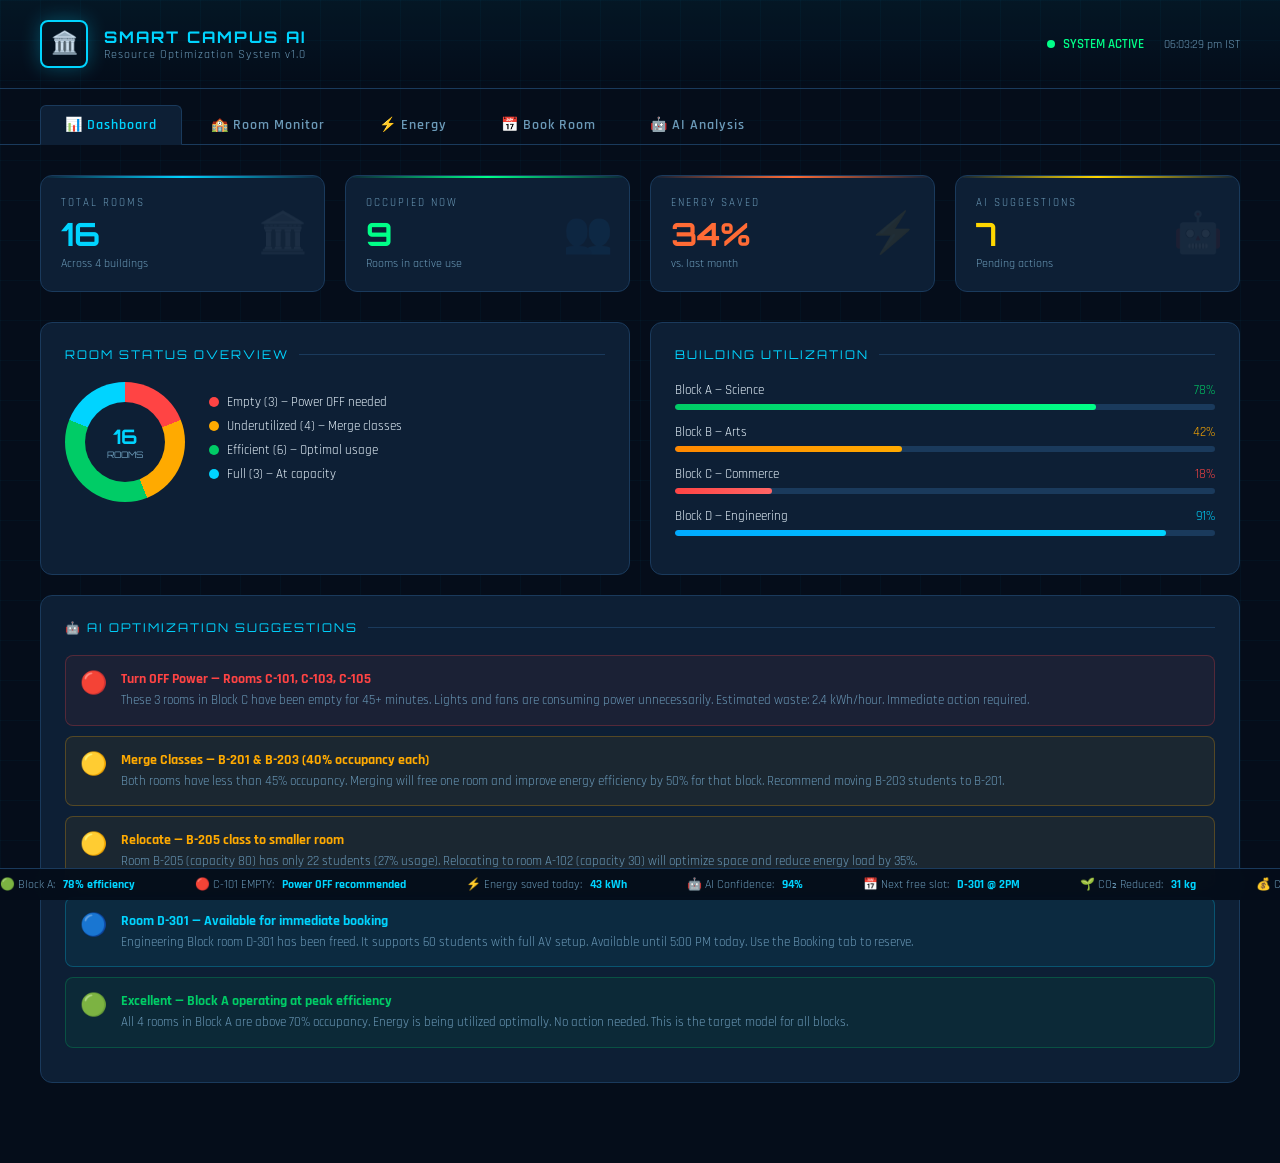
<file: index.html>
<!DOCTYPE html>
<html lang="en">
<head>
<meta charset="UTF-8">
<meta name="viewport" content="width=device-width, initial-scale=1.0">
<title>Smart Campus Resource Optimization System</title>
<link href="https://fonts.googleapis.com/css2?family=Orbitron:wght@400;700;900&family=Rajdhani:wght@300;400;600;700&display=swap" rel="stylesheet">
<link rel="stylesheet" href="style.css">
</head>
<body>

<header>
  <div class="logo">
    <div class="logo-icon">🏛️</div>
    <div class="logo-text">
      <h1>SMART CAMPUS AI</h1>
      <p>Resource Optimization System v1.0</p>
    </div>
  </div>
  <div class="header-right">
    <div class="live-badge"><div class="live-dot"></div> SYSTEM ACTIVE</div>
    <div class="timestamp" id="clock"></div>
  </div>
</header>

<nav>
  <button class="tab active" onclick="showTab('dashboard')">📊 Dashboard</button>
  <button class="tab" onclick="showTab('rooms')">🏫 Room Monitor</button>
  <button class="tab" onclick="showTab('energy')">⚡ Energy</button>
  <button class="tab" onclick="showTab('booking')">📅 Book Room</button>
  <button class="tab" onclick="showTab('ai')">🤖 AI Analysis</button>
</nav>

<main>

  <!-- ════════════════════════════════ DASHBOARD ══ -->
  <div class="section active" id="tab-dashboard">

    <div class="stats-row">
      <div class="stat-card blue">
        <div class="stat-label">Total Rooms</div>
        <div class="stat-value">16</div>
        <div class="stat-sub">Across 4 buildings</div>
        <div class="stat-icon">🏛️</div>
      </div>
      <div class="stat-card green">
        <div class="stat-label">Occupied Now</div>
        <div class="stat-value" id="occupied-count">9</div>
        <div class="stat-sub">Rooms in active use</div>
        <div class="stat-icon">👥</div>
      </div>
      <div class="stat-card orange">
        <div class="stat-label">Energy Saved</div>
        <div class="stat-value">34%</div>
        <div class="stat-sub">vs. last month</div>
        <div class="stat-icon">⚡</div>
      </div>
      <div class="stat-card gold">
        <div class="stat-label">AI Suggestions</div>
        <div class="stat-value">7</div>
        <div class="stat-sub">Pending actions</div>
        <div class="stat-icon">🤖</div>
      </div>
    </div>

    <div class="grid-2">
      <div class="card">
        <div class="card-title">Room Status Overview</div>
        <div class="donut-wrap">
          <div class="donut" style="background: conic-gradient(#ff4444 0% 19%, #ffaa00 19% 44%, #00cc66 44% 81%, #00d4ff 81% 100%);">
            <div class="donut-inner">
              <div class="donut-val">16</div>
              <div class="donut-sub">ROOMS</div>
            </div>
          </div>
          <div>
            <div class="legend-item"><div class="legend-dot" style="background:#ff4444"></div> Empty (3) — Power OFF needed</div>
            <div class="legend-item"><div class="legend-dot" style="background:#ffaa00"></div> Underutilized (4) — Merge classes</div>
            <div class="legend-item"><div class="legend-dot" style="background:#00cc66"></div> Efficient (6) — Optimal usage</div>
            <div class="legend-item"><div class="legend-dot" style="background:#00d4ff"></div> Full (3) — At capacity</div>
          </div>
        </div>
      </div>

      <div class="card">
        <div class="card-title">Building Utilization</div>
        <div class="prog-wrap">
          <div class="prog-label"><span>Block A — Science</span><span style="color:var(--good)">78%</span></div>
          <div class="prog-bar"><div class="prog-fill green" style="width:78%"></div></div>
        </div>
        <div class="prog-wrap">
          <div class="prog-label"><span>Block B — Arts</span><span style="color:var(--warn)">42%</span></div>
          <div class="prog-bar"><div class="prog-fill orange" style="width:42%"></div></div>
        </div>
        <div class="prog-wrap">
          <div class="prog-label"><span>Block C — Commerce</span><span style="color:var(--danger)">18%</span></div>
          <div class="prog-bar"><div class="prog-fill red" style="width:18%"></div></div>
        </div>
        <div class="prog-wrap">
          <div class="prog-label"><span>Block D — Engineering</span><span style="color:var(--accent)">91%</span></div>
          <div class="prog-bar"><div class="prog-fill blue" style="width:91%"></div></div>
        </div>
      </div>
    </div>

    <div class="card">
      <div class="card-title">🤖 AI Optimization Suggestions</div>
      <div class="suggestion danger">
        <div class="sug-icon">🔴</div>
        <div>
          <div class="sug-title">Turn OFF Power — Rooms C-101, C-103, C-105</div>
          <div class="sug-desc">These 3 rooms in Block C have been empty for 45+ minutes. Lights and fans are consuming power unnecessarily. Estimated waste: 2.4 kWh/hour. Immediate action required.</div>
        </div>
      </div>
      <div class="suggestion warn">
        <div class="sug-icon">🟡</div>
        <div>
          <div class="sug-title">Merge Classes — B-201 & B-203 (40% occupancy each)</div>
          <div class="sug-desc">Both rooms have less than 45% occupancy. Merging will free one room and improve energy efficiency by 50% for that block. Recommend moving B-203 students to B-201.</div>
        </div>
      </div>
      <div class="suggestion warn">
        <div class="sug-icon">🟡</div>
        <div>
          <div class="sug-title">Relocate — B-205 class to smaller room</div>
          <div class="sug-desc">Room B-205 (capacity 80) has only 22 students (27% usage). Relocating to room A-102 (capacity 30) will optimize space and reduce energy load by 35%.</div>
        </div>
      </div>
      <div class="suggestion info">
        <div class="sug-icon">🔵</div>
        <div>
          <div class="sug-title">Room D-301 — Available for immediate booking</div>
          <div class="sug-desc">Engineering Block room D-301 has been freed. It supports 60 students with full AV setup. Available until 5:00 PM today. Use the Booking tab to reserve.</div>
        </div>
      </div>
      <div class="suggestion success">
        <div class="sug-icon">🟢</div>
        <div>
          <div class="sug-title">Excellent — Block A operating at peak efficiency</div>
          <div class="sug-desc">All 4 rooms in Block A are above 70% occupancy. Energy is being utilized optimally. No action needed. This is the target model for all blocks.</div>
        </div>
      </div>
    </div>
  </div>

  <!-- ═══════════════════════════════════════ ROOM MONITOR ═══ -->
  <div class="section" id="tab-rooms">
    <div class="card" style="margin-bottom:20px;">
      <div class="card-title">Live Room Occupancy Grid</div>
      <div class="room-grid" id="room-grid"></div>
    </div>
    <div class="card">
      <div class="card-title">Room Details Table</div>
      <table class="room-table">
        <thead>
          <tr>
            <th>Room ID</th>
            <th>Block</th>
            <th>Capacity</th>
            <th>Present</th>
            <th>Usage %</th>
            <th>Status</th>
            <th>Energy</th>
            <th>AI Suggestion</th>
          </tr>
        </thead>
        <tbody id="room-table-body"></tbody>
      </table>
    </div>
  </div>

  <!-- ═══════════════════════════════════════ ENERGY ═══ -->
  <div class="section" id="tab-energy">
    <div class="stats-row">
      <div class="stat-card orange">
        <div class="stat-label">Current Load</div>
        <div class="stat-value">187</div>
        <div class="stat-sub">kWh in use</div>
        <div class="stat-icon">⚡</div>
      </div>
      <div class="stat-card green">
        <div class="stat-label">Saved Today</div>
        <div class="stat-value">43</div>
        <div class="stat-sub">kWh saved vs baseline</div>
        <div class="stat-icon">🌱</div>
      </div>
      <div class="stat-card blue">
        <div class="stat-label">Wastage</div>
        <div class="stat-value">12</div>
        <div class="stat-sub">kWh in empty rooms</div>
        <div class="stat-icon">💡</div>
      </div>
      <div class="stat-card gold">
        <div class="stat-label">CO₂ Reduced</div>
        <div class="stat-value">31</div>
        <div class="stat-sub">kg today</div>
        <div class="stat-icon">🌍</div>
      </div>
    </div>

    <div class="grid-2">
      <div class="card">
        <div class="card-title">⚡ Energy by Room</div>
        <div id="energy-bars"></div>
      </div>
      <div class="card">
        <div class="card-title">📊 Daily Consumption Trend</div>
        <canvas id="trendChart" width="400" height="220"></canvas>
      </div>
    </div>

    <div class="card">
      <div class="card-title">🌱 Sustainability Impact</div>
      <div class="grid-3" style="margin-bottom:0;">
        <div style="text-align:center; padding:20px;">
          <div style="font-family:'Orbitron',monospace; font-size:36px; color:var(--accent2); font-weight:700;">₹2,840</div>
          <div style="color:var(--muted); font-size:13px; margin-top:6px;">Cost saved this month</div>
        </div>
        <div style="text-align:center; padding:20px;">
          <div style="font-family:'Orbitron',monospace; font-size:36px; color:var(--accent); font-weight:700;">389 kWh</div>
          <div style="color:var(--muted); font-size:13px; margin-top:6px;">Total energy saved this month</div>
        </div>
        <div style="text-align:center; padding:20px;">
          <div style="font-family:'Orbitron',monospace; font-size:36px; color:var(--accent3); font-weight:700;">94%</div>
          <div style="color:var(--muted); font-size:13px; margin-top:6px;">Rooms with smart monitoring</div>
        </div>
      </div>
    </div>
  </div>

  <!-- ═══════════════════════════════════════ BOOKING ═══ -->
  <div class="section" id="tab-booking">
    <div class="grid-2">
      <div class="card">
        <div class="card-title">📅 Book a Room</div>
        <div class="form-row">
          <div class="form-group">
            <label>Your Name</label>
            <input type="text" id="teacher-name" placeholder="Prof. / Teacher name">
          </div>
          <div class="form-group">
            <label>Department</label>
            <input type="text" id="department" placeholder="e.g. Computer Science">
          </div>
        </div>
        <div class="form-row">
          <div class="form-group">
            <label>Select Room</label>
            <select id="room-select"></select>
          </div>
          <div class="form-group">
            <label>No. of Students</label>
            <input type="number" id="student-count" placeholder="e.g. 35" min="1" max="120">
          </div>
        </div>
        <div class="form-row">
          <div class="form-group">
            <label>Date</label>
            <input type="date" id="book-date">
          </div>
          <div class="form-group">
            <label>Time Slot</label>
            <select id="time-slot">
              <option>9:00 AM – 10:00 AM</option>
              <option>10:00 AM – 11:00 AM</option>
              <option>11:00 AM – 12:00 PM</option>
              <option>12:00 PM – 1:00 PM</option>
              <option>2:00 PM – 3:00 PM</option>
              <option>3:00 PM – 4:00 PM</option>
              <option>4:00 PM – 5:00 PM</option>
            </select>
          </div>
        </div>
        <div class="form-group" style="margin-bottom:16px;">
          <label>Purpose</label>
          <input type="text" id="purpose" placeholder="e.g. Lecture, Lab Session, Meeting...">
        </div>
        <button class="btn btn-primary" onclick="bookRoom()">CONFIRM BOOKING</button>
        <div id="booking-result"></div>
      </div>

      <div class="card">
        <div class="card-title">🏫 Available Rooms Now</div>
        <div id="available-rooms-list"></div>
      </div>
    </div>

    <div class="card">
      <div class="card-title">📋 Recent Bookings</div>
      <table class="room-table">
        <thead>
          <tr><th>Room</th><th>Teacher</th><th>Department</th><th>Time</th><th>Students</th><th>Status</th></tr>
        </thead>
        <tbody id="bookings-table"></tbody>
      </table>
    </div>
  </div>

  <!-- ═══════════════════════════════════════ AI ANALYSIS ═══ -->
  <div class="section" id="tab-ai">
    <div class="card" style="margin-bottom:20px;">
      <div class="card-title">🤖 AI Engine — Smart Analysis Report</div>
      <div class="ai-insight">
        <div class="ai-tag">⚡ Energy Optimization</div>
        <div class="ai-text">Based on current occupancy data, Block C is operating at only 18% efficiency. Three rooms (C-101, C-103, C-105) have been completely empty for over 45 minutes. The AI recommends immediate shutdown of HVAC and lighting in these rooms, projecting a saving of <strong style="color:var(--accent2)">2.4 kWh per hour</strong> and approximately <strong style="color:var(--accent2)">₹19 per hour</strong> in electricity costs.</div>
      </div>
      <div class="ai-insight">
        <div class="ai-tag">🏫 Space Optimization</div>
        <div class="ai-text">Current campus-wide room utilization is <strong style="color:var(--accent)">62.5%</strong>. Four underutilized rooms can be consolidated into two, freeing up two rooms for new bookings while reducing energy consumption by 35%. The AI identifies rooms B-201, B-203, B-205, and B-207 as prime candidates for class merging based on student count and proximity.</div>
      </div>
      <div class="ai-insight">
        <div class="ai-tag">📈 Predictive Forecast</div>
        <div class="ai-text">Based on the weekly pattern, Tuesdays and Thursdays between 2–4 PM see a <strong style="color:var(--accent4)">40% drop</strong> in campus occupancy. The AI recommends pre-scheduling automatic power reduction in Block B and C for these windows, which is projected to save <strong style="color:var(--accent2)">₹8,400 per month</strong> in electricity bills campus-wide.</div>
      </div>
      <div class="ai-insight">
        <div class="ai-tag">🌱 Sustainability Score</div>
        <div class="ai-text">This campus currently scores <strong style="color:var(--accent2)">72/100</strong> on the Smart Campus Sustainability Index. With full implementation of all AI suggestions, the projected score rises to <strong style="color:var(--accent2)">91/100</strong>, with CO₂ emissions reduced by an estimated <strong style="color:var(--accent2)">930 kg/month</strong>. The system is 94% accurate in its occupancy predictions based on historical patterns.</div>
      </div>
    </div>

    <div class="grid-2">
      <div class="card">
        <div class="card-title">📊 Weekly Pattern Analysis</div>
        <div class="prog-wrap" style="margin-bottom:16px;">
          <div class="prog-label"><span>Monday</span><span style="color:var(--good)">82%</span></div>
          <div class="prog-bar"><div class="prog-fill green" style="width:82%"></div></div>
        </div>
        <div class="prog-wrap" style="margin-bottom:16px;">
          <div class="prog-label"><span>Tuesday</span><span style="color:var(--accent)">75%</span></div>
          <div class="prog-bar"><div class="prog-fill blue" style="width:75%"></div></div>
        </div>
        <div class="prog-wrap" style="margin-bottom:16px;">
          <div class="prog-label"><span>Wednesday</span><span style="color:var(--good)">88%</span></div>
          <div class="prog-bar"><div class="prog-fill green" style="width:88%"></div></div>
        </div>
        <div class="prog-wrap" style="margin-bottom:16px;">
          <div class="prog-label"><span>Thursday</span><span style="color:var(--warn)">59%</span></div>
          <div class="prog-bar"><div class="prog-fill orange" style="width:59%"></div></div>
        </div>
        <div class="prog-wrap">
          <div class="prog-label"><span>Friday</span><span style="color:var(--warn)">45%</span></div>
          <div class="prog-bar"><div class="prog-fill orange" style="width:45%"></div></div>
        </div>
      </div>

      <div class="card">
        <div class="card-title">🎯 Optimization Score</div>
        <div style="text-align:center; padding:20px 0;">
          <div style="position:relative; display:inline-block;">
            <svg width="180" height="180" viewBox="0 0 180 180">
              <circle cx="90" cy="90" r="70" fill="none" stroke="var(--border)" stroke-width="14"/>
              <circle cx="90" cy="90" r="70" fill="none" stroke="url(#scoreGrad)" stroke-width="14"
                stroke-dasharray="440" stroke-dashoffset="123" stroke-linecap="round"
                transform="rotate(-90 90 90)"/>
              <defs>
                <linearGradient id="scoreGrad" x1="0%" y1="0%" x2="100%">
                  <stop offset="0%" stop-color="#00d4ff"/>
                  <stop offset="100%" stop-color="#00ff88"/>
                </linearGradient>
              </defs>
            </svg>
            <div style="position:absolute; top:50%; left:50%; transform:translate(-50%,-50%); text-align:center;">
              <div style="font-family:'Orbitron',monospace; font-size:36px; font-weight:900; color:var(--accent);">72</div>
              <div style="font-size:12px; color:var(--muted);">/ 100</div>
            </div>
          </div>
          <div style="margin-top:12px; color:var(--muted); font-size:13px;">Current Smart Campus Score</div>
          <div style="margin-top:4px; font-size:12px; color:var(--accent2);">▲ Target: 91 with all AI recommendations</div>
        </div>
      </div>
    </div>
  </div>

</main>

<div class="spacer"></div>

<!-- ═══════════════════════════════════════ TICKER ═══ -->
<div class="ticker-wrap">
  <div class="ticker-inner">
    <div class="ticker-item">🟢 Block A: <span>78% efficiency</span></div>
    <div class="ticker-item">🔴 C-101 EMPTY: <span>Power OFF recommended</span></div>
    <div class="ticker-item">⚡ Energy saved today: <span>43 kWh</span></div>
    <div class="ticker-item">🤖 AI Confidence: <span>94%</span></div>
    <div class="ticker-item">📅 Next free slot: <span>D-301 @ 2PM</span></div>
    <div class="ticker-item">🌱 CO₂ Reduced: <span>31 kg</span></div>
    <div class="ticker-item">💰 Cost Saved: <span>₹2,840 this month</span></div>
    <div class="ticker-item">🏫 Rooms monitored: <span>16 / 16</span></div>
    <div class="ticker-item">🟢 Block A: <span>78% efficiency</span></div>
    <div class="ticker-item">🔴 C-101 EMPTY: <span>Power OFF recommended</span></div>
    <div class="ticker-item">⚡ Energy saved today: <span>43 kWh</span></div>
    <div class="ticker-item">🤖 AI Confidence: <span>94%</span></div>
    <div class="ticker-item">📅 Next free slot: <span>D-301 @ 2PM</span></div>
    <div class="ticker-item">🌱 CO₂ Reduced: <span>31 kg</span></div>
    <div class="ticker-item">💰 Cost Saved: <span>₹2,840 this month</span></div>
    <div class="ticker-item">🏫 Rooms monitored: <span>16 / 16</span></div>
  </div>
</div>

<script src="script.js"></script>
</body>
</html>
</file>
<file: style.css>
:root {
    --bg: #050d1a;
    --surface: #0a1628;
    --card: #0d1f35;
    --border: #1a3a5c;
    --accent: #00d4ff;
    --accent2: #00ff88;
    --accent3: #ff6b35;
    --accent4: #ffd700;
    --text: #e8f4fd;
    --muted: #6b9ab8;
    --danger: #ff4444;
    --warn: #ffaa00;
    --good: #00cc66;
  }
  * { margin: 0; padding: 0; box-sizing: border-box; }
  body {
    font-family: 'Rajdhani', sans-serif;
    background: var(--bg);
    color: var(--text);
    min-height: 100vh;
    overflow-x: hidden;
  }
  body::before {
    content: '';
    position: fixed;
    inset: 0;
    background-image: 
      linear-gradient(rgba(0,212,255,0.03) 1px, transparent 1px),
      linear-gradient(90deg, rgba(0,212,255,0.03) 1px, transparent 1px);
    background-size: 40px 40px;
    pointer-events: none;
    z-index: 0;
  }

  /* HEADER */
  header {
    position: relative;
    z-index: 10;
    padding: 20px 40px;
    display: flex;
    align-items: center;
    justify-content: space-between;
    border-bottom: 1px solid var(--border);
    background: linear-gradient(180deg, rgba(0,212,255,0.05) 0%, transparent 100%);
  }
  .logo { display: flex; align-items: center; gap: 16px; }
  .logo-icon {
    width: 48px; height: 48px;
    border: 2px solid var(--accent);
    border-radius: 8px;
    display: flex; align-items: center; justify-content: center;
    font-size: 22px;
    box-shadow: 0 0 20px rgba(0,212,255,0.3);
    animation: pulse-border 2s ease-in-out infinite;
  }
  @keyframes pulse-border {
    0%,100% { box-shadow: 0 0 20px rgba(0,212,255,0.3); }
    50% { box-shadow: 0 0 40px rgba(0,212,255,0.6); }
  }
  .logo-text h1 {
    font-family: 'Orbitron', monospace;
    font-size: 16px; font-weight: 700;
    color: var(--accent); letter-spacing: 2px;
  }
  .logo-text p { font-size: 12px; color: var(--muted); letter-spacing: 1px; }
  .header-right { display: flex; align-items: center; gap: 20px; }
  .live-badge { display: flex; align-items: center; gap: 8px; font-size: 13px; color: var(--accent2); font-weight: 600; }
  .live-dot {
    width: 8px; height: 8px; border-radius: 50%;
    background: var(--accent2);
    animation: blink 1.2s ease-in-out infinite;
  }
  @keyframes blink { 0%,100%{opacity:1} 50%{opacity:0.2} }
  .timestamp { font-size: 12px; color: var(--muted); }

  /* NAV TABS */
  nav {
    position: relative; z-index: 10;
    display: flex; gap: 4px;
    padding: 16px 40px 0;
    border-bottom: 1px solid var(--border);
  }
  .tab {
    padding: 10px 24px;
    font-family: 'Rajdhani', sans-serif;
    font-size: 14px; font-weight: 600; letter-spacing: 1px;
    color: var(--muted);
    background: transparent;
    border: 1px solid transparent; border-bottom: none;
    cursor: pointer;
    border-radius: 6px 6px 0 0;
    transition: all 0.2s;
  }
  .tab:hover { color: var(--accent); border-color: var(--border); }
  .tab.active {
    color: var(--accent); background: var(--card);
    border-color: var(--border);
    border-bottom: 1px solid var(--card);
    margin-bottom: -1px;
  }

  /* MAIN */
  main { position: relative; z-index: 10; padding: 30px 40px; }
  .section { display: none; }
  .section.active { display: block; }

  /* STATS  ROW */
  .stats-row {
    display: grid; grid-template-columns: repeat(4, 1fr);
    gap: 20px; margin-bottom: 30px;
  }
  .stat-card {
    background: var(--card); border: 1px solid var(--border);
    border-radius: 12px; padding: 20px;
    position: relative; overflow: hidden;
    animation: fadeUp 0.5s ease both;
  }
  .stat-card::before { content: ''; position: absolute; top: 0; left: 0; right: 0; height: 2px; }
  .stat-card.blue::before { background: linear-gradient(90deg, transparent, var(--accent), transparent); }
  .stat-card.green::before { background: linear-gradient(90deg, transparent, var(--accent2), transparent); }
  .stat-card.orange::before { background: linear-gradient(90deg, transparent, var(--accent3), transparent); }
  .stat-card.gold::before { background: linear-gradient(90deg, transparent, var(--accent4), transparent); }
  @keyframes fadeUp {
    from { opacity:0; transform: translateY(20px); }
    to { opacity:1; transform: translateY(0); }
  }
  .stat-label { font-size: 11px; letter-spacing: 2px; color: var(--muted); text-transform: uppercase; margin-bottom: 8px; }
  .stat-value { font-family: 'Orbitron', monospace; font-size: 32px; font-weight: 700; line-height: 1; }
  .stat-card.blue .stat-value { color: var(--accent); }
  .stat-card.green .stat-value { color: var(--accent2); }
  .stat-card.orange .stat-value { color: var(--accent3); }
  .stat-card.gold .stat-value { color: var(--accent4); }
  .stat-sub { font-size: 12px; color: var(--muted); margin-top: 6px; }
  .stat-icon { position: absolute; right: 16px; top: 50%; transform: translateY(-50%); font-size: 40px; opacity: 0.08; }

  /* GRIDS */
  .grid-2 { display: grid; grid-template-columns: 1fr 1fr; gap: 20px; margin-bottom: 20px; }
  .grid-3 { display: grid; grid-template-columns: 1fr 1fr 1fr; gap: 20px; margin-bottom: 20px; }

  /* CARD */
  .card {
    background: var(--card); border: 1px solid var(--border);
    border-radius: 12px; padding: 24px;
    animation: fadeUp 0.5s ease both;
  }
  .card-title {
    font-family: 'Orbitron', monospace;
    font-size: 12px; letter-spacing: 2px;
    color: var(--accent); text-transform: uppercase;
    margin-bottom: 20px;
    display: flex; align-items: center; gap: 10px;
  }
  .card-title::after { content: ''; flex: 1; height: 1px; background: var(--border); }

  /* ROOM TABLE */
  .room-table { width: 100%; border-collapse: collapse; }
  .room-table th {
    font-size: 11px; letter-spacing: 1px; color: var(--muted);
    text-transform: uppercase; text-align: left;
    padding: 8px 12px; border-bottom: 1px solid var(--border);
  }
  .room-table td { padding: 12px; font-size: 14px; border-bottom: 1px solid rgba(26,58,92,0.4); }
  .room-table tr:last-child td { border-bottom: none; }
  .room-table tr:hover td { background: rgba(0,212,255,0.03); }

  /* BADGE */
  .badge {
    display: inline-block; padding: 3px 10px;
    border-radius: 20px; font-size: 11px;
    font-weight: 700; letter-spacing: 1px; text-transform: uppercase;
  }
  .badge.empty { background: rgba(255,68,68,0.15); color: var(--danger); border: 1px solid rgba(255,68,68,0.3); }
  .badge.low { background: rgba(255,170,0,0.15); color: var(--warn); border: 1px solid rgba(255,170,0,0.3); }
  .badge.good { background: rgba(0,204,102,0.15); color: var(--good); border: 1px solid rgba(0,204,102,0.3); }
  .badge.full { background: rgba(0,212,255,0.15); color: var(--accent); border: 1px solid rgba(0,212,255,0.3); }
  .badge.available { background: rgba(0,255,136,0.15); color: var(--accent2); border: 1px solid rgba(0,255,136,0.3); }
  .badge.booked { background: rgba(255,107,53,0.15); color: var(--accent3); border: 1px solid rgba(255,107,53,0.3); }

  /* PROGRESS BAR */
  .prog-wrap { margin-bottom: 14px; }
  .prog-label { display: flex; justify-content: space-between; font-size: 13px; margin-bottom: 6px; }
  .prog-bar { height: 6px; background: var(--border); border-radius: 3px; overflow: hidden; }
  .prog-fill { height: 100%; border-radius: 3px; transition: width 1s ease; }
  .prog-fill.red { background: linear-gradient(90deg, #ff4444, #ff6666); }
  .prog-fill.orange { background: linear-gradient(90deg, #ff8800, #ffaa00); }
  .prog-fill.green { background: linear-gradient(90deg, #00cc66, #00ff88); }
  .prog-fill.blue { background: linear-gradient(90deg, #00aaff, #00d4ff); }

  /* SUGGESTIONS */
  .suggestion {
    display: flex; align-items: flex-start; gap: 14px;
    padding: 14px; border-radius: 8px;
    margin-bottom: 10px; border: 1px solid;
    animation: fadeUp 0.6s ease both;
  }
  .suggestion.warn { background: rgba(255,170,0,0.06); border-color: rgba(255,170,0,0.25); }
  .suggestion.danger { background: rgba(255,68,68,0.06); border-color: rgba(255,68,68,0.25); }
  .suggestion.info { background: rgba(0,212,255,0.06); border-color: rgba(0,212,255,0.25); }
  .suggestion.success { background: rgba(0,204,102,0.06); border-color: rgba(0,204,102,0.25); }
  .sug-icon { font-size: 22px; flex-shrink: 0; }
  .sug-title { font-weight: 700; font-size: 14px; margin-bottom: 3px; }
  .suggestion.warn .sug-title { color: var(--warn); }
  .suggestion.danger .sug-title { color: var(--danger); }
  .suggestion.info .sug-title { color: var(--accent); }
  .suggestion.success .sug-title { color: var(--good); }
  .sug-desc { font-size: 13px; color: var(--muted); line-height: 1.5; }

  /* DONUT */
  .donut-wrap { display: flex; align-items: center; gap: 24px; }
  .donut { width: 120px; height: 120px; border-radius: 50%; flex-shrink: 0; position: relative; display: flex; align-items: center; justify-content: center; }
  .donut-inner { width: 80px; height: 80px; border-radius: 50%; background: var(--card); display: flex; flex-direction: column; align-items: center; justify-content: center; font-family: 'Orbitron', monospace; }
  .donut-val { font-size: 20px; font-weight: 700; color: var(--accent); }
  .donut-sub { font-size: 9px; color: var(--muted); }
  .legend-item { display: flex; align-items: center; gap: 8px; font-size: 13px; margin-bottom: 8px; }
  .legend-dot { width: 10px; height: 10px; border-radius: 50%; flex-shrink: 0; }

  /* BOOKING FORM */
  .form-row { display: grid; grid-template-columns: 1fr 1fr; gap: 16px; margin-bottom: 16px; }
  .form-group { display: flex; flex-direction: column; gap: 6px; }
  .form-group label { font-size: 12px; letter-spacing: 1px; color: var(--muted); text-transform: uppercase; }
  .form-group select, .form-group input {
    background: var(--surface); border: 1px solid var(--border);
    border-radius: 6px; padding: 10px 14px;
    color: var(--text); font-family: 'Rajdhani', sans-serif;
    font-size: 14px; outline: none; transition: border-color 0.2s;
  }
  .form-group select:focus, .form-group input:focus { border-color: var(--accent); }
  .form-group select option { background: var(--surface); }
  .btn {
    padding: 12px 28px; border-radius: 6px; border: none;
    font-family: 'Orbitron', monospace; font-size: 12px;
    font-weight: 700; letter-spacing: 2px;
    cursor: pointer; transition: all 0.2s; text-transform: uppercase;
  }
  .btn-primary { background: linear-gradient(135deg, var(--accent), #0099bb); color: #000; box-shadow: 0 0 20px rgba(0,212,255,0.3); }
  .btn-primary:hover { transform: translateY(-2px); box-shadow: 0 0 30px rgba(0,212,255,0.5); }
  .btn-success { background: linear-gradient(135deg, var(--accent2), #00aa55); color: #000; }
  .btn-danger { background: linear-gradient(135deg, var(--danger), #cc0000); color: #fff; }

  #booking-result { margin-top: 16px; padding: 16px; border-radius: 8px; display: none; font-weight: 600; }
  #booking-result.success { background: rgba(0,204,102,0.1); border: 1px solid var(--good); color: var(--good); }
  #booking-result.error { background: rgba(255,68,68,0.1); border: 1px solid var(--danger); color: var(--danger); }

  /* ROOM GRID */
  .room-grid { display: grid; grid-template-columns: repeat(4, 1fr); gap: 14px; }
  .room-tile { border-radius: 10px; padding: 16px; border: 1px solid var(--border); cursor: pointer; transition: all 0.2s; position: relative; overflow: hidden; }
  .room-tile::before { content: ''; position: absolute; top: 0; left: 0; right: 0; height: 3px; }
  .room-tile.empty { background: rgba(255,68,68,0.05); }
  .room-tile.empty::before { background: var(--danger); }
  .room-tile.low { background: rgba(255,170,0,0.05); }
  .room-tile.low::before { background: var(--warn); }
  .room-tile.good { background: rgba(0,204,102,0.05); }
  .room-tile.good::before { background: var(--good); }
  .room-tile.full { background: rgba(0,212,255,0.05); }
  .room-tile.full::before { background: var(--accent); }
  .room-tile:hover { transform: translateY(-3px); border-color: var(--accent); }
  .room-tile h3 { font-family: 'Orbitron', monospace; font-size: 14px; margin-bottom: 8px; }
  .room-tile p { font-size: 12px; color: var(--muted); }
  .room-occ { font-size: 22px; font-weight: 700; font-family: 'Orbitron', monospace; margin: 6px 0; }

  /* ENERGY */
  .energy-bar-wrap { margin-bottom: 16px; }
  .e-label { display: flex; justify-content: space-between; align-items: center; margin-bottom: 6px; }
  .e-name { font-size: 14px; font-weight: 600; }
  .e-value { font-size: 13px; color: var(--muted); }
  .e-bar { height: 10px; background: var(--border); border-radius: 5px; overflow: hidden; }
  .e-fill { height: 100%; border-radius: 5px; position: relative; overflow: hidden; }
  .e-fill::after {
    content: ''; position: absolute; top: 0; left: -100%;
    width: 100%; height: 100%;
    background: linear-gradient(90deg, transparent, rgba(255,255,255,0.3), transparent);
    animation: shimmer 2s infinite;
  }
  @keyframes shimmer { to { left: 200%; } }

  /* AI INSIGHTS */
  .ai-insight {
    background: linear-gradient(135deg, rgba(0,212,255,0.05), rgba(0,255,136,0.05));
    border: 1px solid rgba(0,212,255,0.2);
    border-radius: 10px; padding: 20px; margin-bottom: 14px;
  }
  .ai-tag { font-size: 10px; letter-spacing: 2px; color: var(--accent); text-transform: uppercase; margin-bottom: 6px; font-weight: 700; }
  .ai-text { font-size: 15px; line-height: 1.6; color: var(--text); }

  /* TICKER */
  .ticker-wrap {
    position: fixed; bottom: 0; left: 0; right: 0;
    background: rgba(5,13,26,0.95); border-top: 1px solid var(--border);
    padding: 8px 0; overflow: hidden; z-index: 100;
    backdrop-filter: blur(10px);
  }
  .ticker-inner { display: flex; gap: 60px; animation: ticker 30s linear infinite; white-space: nowrap; }
  @keyframes ticker { from { transform: translateX(0); } to { transform: translateX(-50%); } }
  .ticker-item { font-size: 12px; color: var(--muted); display: flex; gap: 8px; }
  .ticker-item span { color: var(--accent); font-weight: 700; }

  .spacer { height: 50px; }

  @media (max-width: 900px) {
    .stats-row { grid-template-columns: repeat(2,1fr); }
    .grid-2, .grid-3 { grid-template-columns: 1fr; }
    .room-grid { grid-template-columns: repeat(2,1fr); }
    .form-row { grid-template-columns: 1fr; }
    main { padding: 20px; }
    header { padding: 16px 20px; }
    nav { padding: 12px 20px 0; }
  }
</file>
